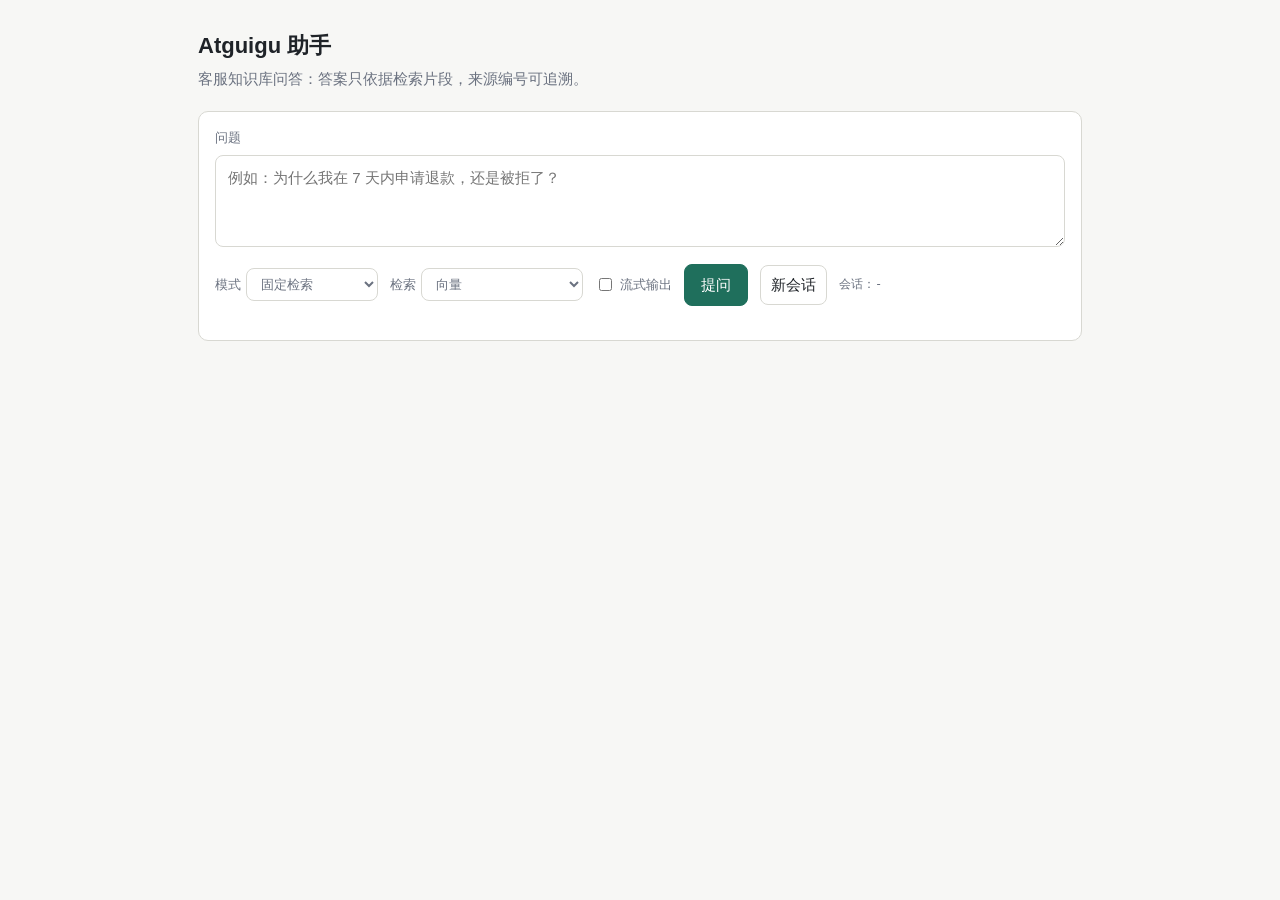
<file: assistant_agent_vibe/web/index.html>
<!doctype html>
<html lang="zh-CN">
<head>
  <meta charset="utf-8">
  <meta name="viewport" content="width=device-width, initial-scale=1">
  <title>Atguigu 助手</title>
  <style>
    :root {
      --bg: #f7f7f5;
      --panel: #ffffff;
      --ink: #1f2328;
      --muted: #6b7280;
      --line: #d8d8d2;
      --accent: #1f6f5c;
      --error: #b3261e;
    }
    * { box-sizing: border-box; }
    body {
      margin: 0;
      background: var(--bg);
      color: var(--ink);
      font: 15px/1.6 -apple-system, BlinkMacSystemFont, "Segoe UI", "Microsoft YaHei", sans-serif;
    }
    main { max-width: 920px; margin: 0 auto; padding: 28px 18px 60px; }
    h1 { font-size: 22px; margin: 0 0 4px; }
    .sub { color: var(--muted); margin: 0 0 20px; }
    .panel {
      background: var(--panel);
      border: 1px solid var(--line);
      border-radius: 10px;
      padding: 16px;
      margin-bottom: 14px;
    }
    label { font-size: 13px; color: var(--muted); display: block; margin-bottom: 6px; }
    textarea {
      width: 100%;
      min-height: 92px;
      resize: vertical;
      border: 1px solid var(--line);
      border-radius: 8px;
      padding: 10px 12px;
      font: inherit;
      color: inherit;
      background: #fff;
    }
    .row { display: flex; gap: 12px; align-items: center; flex-wrap: wrap; margin-top: 10px; }
    .row label { margin: 0; display: flex; gap: 5px; align-items: center; }
    select, button {
      font: inherit;
      border: 1px solid var(--line);
      border-radius: 8px;
      padding: 7px 10px;
      background: #fff;
      color: inherit;
    }
    button.primary {
      background: var(--accent);
      border-color: var(--accent);
      color: #fff;
      cursor: pointer;
      padding: 8px 16px;
    }
    button.primary:disabled { opacity: .55; cursor: default; }
    button.ghost { cursor: pointer; background: transparent; }
    .answer { white-space: pre-wrap; }
    .sources { margin-top: 10px; display: grid; gap: 8px; }
    .source {
      border: 1px solid var(--line);
      border-radius: 8px;
      padding: 10px 12px;
      background: #fcfcfa;
    }
    .source .meta { color: var(--muted); font-size: 12px; margin-bottom: 4px; }
    .source .text { white-space: pre-wrap; font-size: 13px; }
    .error { color: var(--error); white-space: pre-wrap; }
    .status { color: var(--muted); font-size: 12px; min-height: 18px; }
    .hidden { display: none; }
    .session { color: var(--muted); font-size: 12px; }
  </style>
</head>
<body>
<main>
  <h1>Atguigu 助手</h1>
  <p class="sub">客服知识库问答：答案只依据检索片段，来源编号可追溯。</p>

  <section class="panel">
    <label for="question">问题</label>
    <textarea id="question" placeholder="例如：为什么我在 7 天内申请退款，还是被拒了？"></textarea>
    <div class="row">
      <label>模式
        <select id="mode">
          <option value="fixed">固定检索</option>
          <option value="tool">Agent 自主检索</option>
        </select>
      </label>
      <label>检索
        <select id="strategy">
          <option value="vector">向量</option>
          <option value="hybrid">混合（BM25+向量）</option>
        </select>
      </label>
      <label><input id="stream" type="checkbox"> 流式输出</label>
      <button id="ask" class="primary">提问</button>
      <button id="reset" class="ghost" type="button">新会话</button>
      <span class="session">会话：<code id="session">-</code></span>
    </div>
    <div id="status" class="status" aria-live="polite"></div>
  </section>

  <section id="error-box" class="panel error hidden" role="alert"></section>

  <section id="answer-box" class="panel hidden">
    <label>回答</label>
    <div id="answer" class="answer"></div>
  </section>

  <section id="sources-box" class="panel hidden">
    <label>本次依据</label>
    <div id="sources" class="sources"></div>
  </section>
</main>

<script>
(() => {
  const $ = (id) => document.getElementById(id);
  const state = { sessionId: null, busy: false };

  function setStatus(text) { $("status").textContent = text || ""; }
  function showError(text) {
    const box = $("error-box");
    box.textContent = text;
    box.classList.toggle("hidden", !text);
  }
  function setSession(id) {
    state.sessionId = id;
    $("session").textContent = id || "-";
  }
  function resetOutput() {
    $("answer-box").classList.add("hidden");
    $("sources-box").classList.add("hidden");
    $("answer").textContent = "";
    $("sources").replaceChildren();
    showError("");
  }
  function payload() {
    const question = $("question").value.trim();
    if (!question) throw new Error("请输入问题");
    return {
      question,
      session_id: state.sessionId || undefined,
      mode: $("mode").value,
      strategy: $("strategy").value,
      k: 5,
    };
  }
  function renderSources(sources) {
    const root = $("sources");
    root.replaceChildren();
    if (!sources || !sources.length) {
      const empty = document.createElement("div");
      empty.className = "source";
      empty.textContent = "本次未使用知识片段。";
      root.appendChild(empty);
    } else {
      for (const item of sources) {
        const card = document.createElement("article");
        card.className = "source";
        const meta = document.createElement("div");
        meta.className = "meta";
        const place = [item.chapter, item.section, item.location].filter(Boolean).join(" / ");
        meta.textContent = `[片段 ${item.citation}] ${item.source || ""}${place ? "；" + place : ""}`;
        const text = document.createElement("div");
        text.className = "text";
        text.textContent = item.text || "";
        card.append(meta, text);
        root.appendChild(card);
      }
    }
    $("sources-box").classList.toggle("hidden", false);
  }
  function renderDone(data) {
    $("answer").textContent = data.answer || "";
    $("answer-box").classList.remove("hidden");
    renderSources(data.sources || []);
    if (data.session_id) setSession(data.session_id);
    const calls = data.tool_calls ? `；工具调用 ${data.tool_calls} 次` : "";
    setStatus(`完成；模型调用 ${data.model_calls ?? 0} 次${calls}`);
    if (data.invalid_citations && data.invalid_citations.length) {
      showError(`回答引用了不存在的片段编号：${data.invalid_citations.join(", ")}，请人工核对。`);
    }
  }

  async function askOnce() {
    const body = payload();
    resetOutput();
    setStatus("检索并生成中…");
    const response = await fetch("/ask", {
      method: "POST",
      headers: { "Content-Type": "application/json" },
      body: JSON.stringify(body),
    });
    const data = await response.json().catch(() => ({}));
    if (!response.ok) throw new Error(data.detail || `请求失败：HTTP ${response.status}`);
    renderDone(data);
  }

  function parseSSEBlock(block) {
    let name = "message";
    const dataLines = [];
    for (const line of block.split("\n")) {
      if (line.startsWith("event:")) name = line.slice(6).trim();
      else if (line.startsWith("data:")) dataLines.push(line.slice(5).trimStart());
    }
    if (!dataLines.length) return null;
    return { name, data: JSON.parse(dataLines.join("\n")) };
  }

  async function askStream() {
    const body = payload();
    resetOutput();
    setStatus("流式生成中…");
    const response = await fetch("/ask/stream", {
      method: "POST",
      headers: { "Content-Type": "application/json" },
      body: JSON.stringify(body),
    });
    if (!response.ok || !response.body) {
      const data = await response.json().catch(() => ({}));
      throw new Error(data.detail || `请求失败：HTTP ${response.status}`);
    }
    $("answer-box").classList.remove("hidden");
    const reader = response.body.getReader();
    const decoder = new TextDecoder();
    let buffer = "";
    while (true) {
      const { value, done } = await reader.read();
      if (done) break;
      buffer += decoder.decode(value, { stream: true });
      let cut;
      while ((cut = buffer.indexOf("\n\n")) >= 0) {
        const block = buffer.slice(0, cut);
        buffer = buffer.slice(cut + 2);
        const event = parseSSEBlock(block);
        if (!event) continue;
        if (event.name === "start") {
          if (event.data.resolved_query) setStatus(`检索问题：${event.data.resolved_query}`);
        } else if (event.name === "delta") {
          $("answer").textContent += event.data.text || "";
        } else if (event.name === "sources") {
          renderSources(event.data.sources || []);
        } else if (event.name === "done") {
          renderDone(event.data);
        } else if (event.name === "error") {
          showError(event.data.message || "流式回答失败");
          setStatus("失败");
        }
      }
    }
  }

  async function run() {
    if (state.busy) return;
    state.busy = true;
    $("ask").disabled = true;
    try {
      if ($("stream").checked) await askStream();
      else await askOnce();
    } catch (error) {
      showError(error.message || String(error));
      setStatus("失败");
    } finally {
      state.busy = false;
      $("ask").disabled = false;
    }
  }

  $("ask").addEventListener("click", run);
  $("reset").addEventListener("click", () => {
    setSession(null);
    resetOutput();
    setStatus("");
  });
  $("question").addEventListener("keydown", (event) => {
    if ((event.ctrlKey || event.metaKey) && event.key === "Enter") run();
  });
})();
</script>
</body>
</html>
</file>
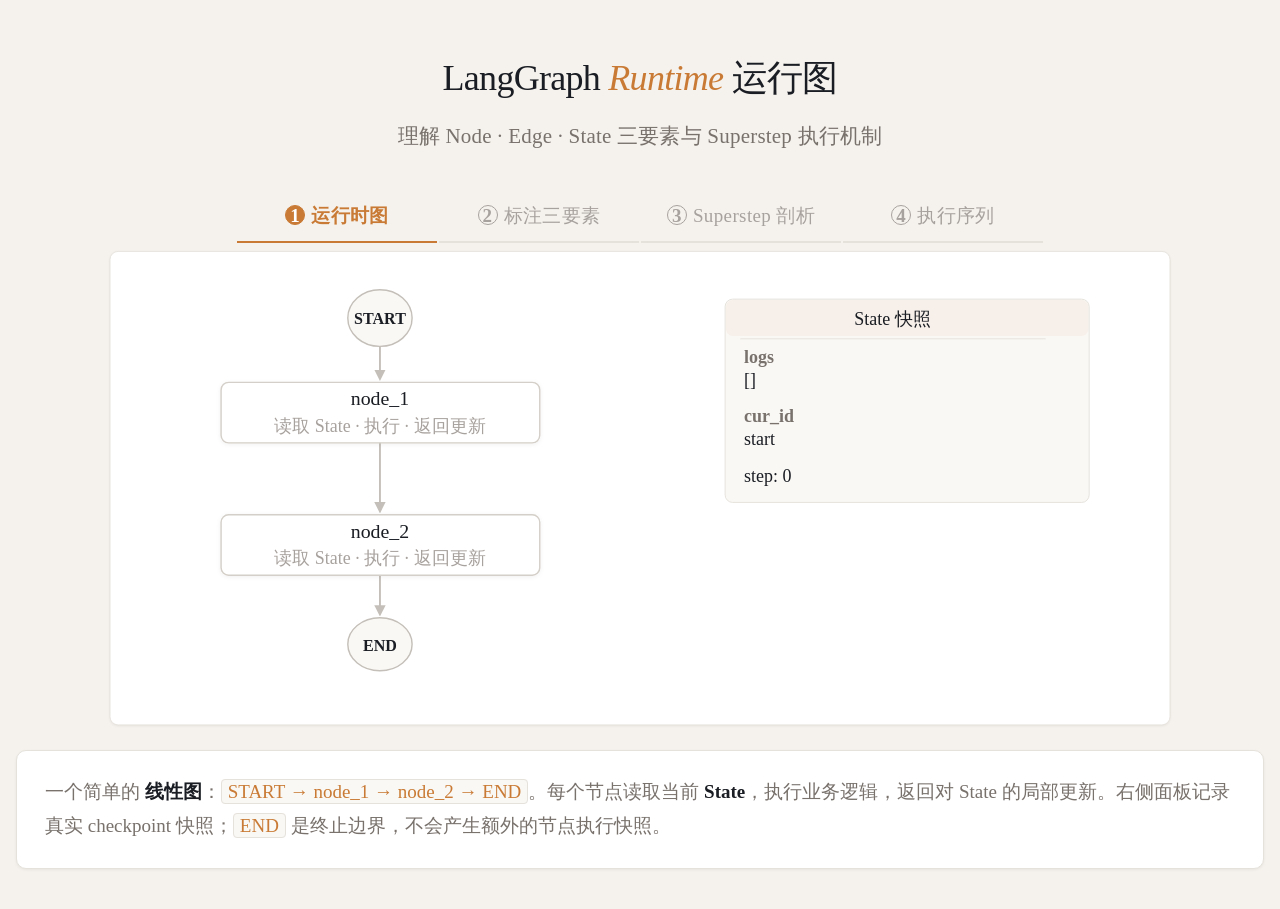
<file: langgraph/课件/langgraph-runtime-viz/index.html>
<!DOCTYPE html>
<html lang="zh-CN">
<head>
<meta charset="UTF-8">
<meta name="viewport" content="width=device-width, initial-scale=1.0">
<title>LangGraph Runtime 运行图</title>
<link rel="preconnect" href="https://fonts.googleapis.com">
<link href="https://fonts.googleapis.com/css2?family=DM+Serif+Display:ital@0;1&family=IBM+Plex+Sans:wght@400;500;600;700&family=IBM+Plex+Mono:wght@400;500;600&display=swap" rel="stylesheet">
<style>
:root {
  /*
    颜色变量与页面组件对应关系：
    - --bg：页面背景，以及第 ③ / ④ 页右侧栏背景。
    - --surface / --surface-strong：图结构画布、卡片、按钮、标注浮层。
    - --card：内部信息面板、State 子项、START / END 基础填充。
    - --text / --text-secondary / --text-muted / --text-inverse：标题、正文、说明文字、弱化文字、深色按钮文字。
    - --accent 系列：激活标签、当前路由边、当前处理节点、按钮、Checkpoint 悬停聚焦。
    - --green 系列：已完成节点 / 边，以及图例中的“已执行完毕”状态。
    - --border / --border-strong：卡片边框、节点边框、分割线。
    - --edge / --edge-dim：默认图边线与弱化图边线。
    - --node-*：节点状态背景色与节点内部说明文字。
    - --shadow-*：图结构卡片、标注浮层、悬停聚焦和发光效果。
  */
  --bg: #f5f2ed;
  --surface: #ffffff;
  --surface-strong: #ffffff;
  --card: #faf8f5;
  --text: #1a1d23;
  --text-secondary: #78716c;
  --text-muted: #a8a29e;
  --text-inverse: #ffffff;
  --accent: #c97b35;
  --accent-strong: #b86a2a;
  --accent-light: rgba(201,123,53,0.10);
  --accent-soft: rgba(201,123,53,0.06);
  --accent-hover: rgba(201,123,53,0.18);
  --accent-border-soft: rgba(201,123,53,0.15);
  --accent-glow: rgba(201,123,53,0.22);
  --accent-glow-strong: rgba(201,123,53,0.24);
  --accent-pulse: rgba(201,123,53,0.30);
  --accent-pulse-strong: rgba(201,123,53,0.50);
  --blue: #3b82f6;
  --blue-light: rgba(59,130,246,0.08);
  --green: #5a8a5a;
  --green-light: rgba(90,138,90,0.10);
  --green-soft: #f1f8f1;
  --green-glow: rgba(90,138,90,0.18);
  --border: #e5e2dc;
  --border-strong: #d4cfc8;
  --edge: #c4bfb8;
  --edge-dim: #e0dcd6;
  --node-active-bg: #fff8ef;
  --node-running-bg: #fff3df;
  --node-subtext: #a8a29e;
  --shadow-color-soft: rgba(0,0,0,0.06);
  --shadow-color-md: rgba(0,0,0,0.10);
  --shadow-sm: 0 1px 3px rgba(0,0,0,0.06);
  --shadow-md: 0 4px 12px rgba(0,0,0,0.06), 0 1px 3px rgba(0,0,0,0.04);
  --shadow-lg: 0 12px 40px rgba(0,0,0,0.08);

  /*
    字体变量与页面组件对应关系：
    - --font-cn：中文界面文案、标注文字、State 面板标题、节点内部中文说明。
    - --font-latin：英文标签和数字优先使用，例如 START、END、node_1、node_2、页面标题、卡片标题。
    - --font-mixed：中英数字混排文本，例如按钮、标签页、Checkpoint 元数据、State 值。
    中文优先使用 NSimSun / 新宋体；英文和数字优先使用 Times New Roman。
  */
  --font-cn: "NSimSun", "新宋体", "SimSun", "宋体", "Songti SC", serif;
  --font-latin: "Times New Roman", "Times", "Georgia", serif;
  --font-mixed: "Times New Roman", "Times", "NSimSun", "新宋体", "SimSun", serif;

  /*
    字号变量与页面组件对应关系：
    - --fs-xxs / --fs-xs / --fs-2xs：第 ④ 页右侧栏中紧凑的 Checkpoint 字段。
    - --fs-sm：步骤编号、Checkpoint 标签、小屏响应式标签。
    - --fs-node-note：node_1 / node_2 内部的说明文字。
    - --fs-ui：标签页、按钮、Checkpoint 副标题、紧凑面板文字。
    - --fs-base / --fs-body：说明卡片、标注浮层、阶段说明、页面默认正文。
    - --fs-md：节点标签、标注标题、页头说明文字。
    - --fs-node-special：START / END 标签。
    - --fs-state-title / --fs-card-title：State 面板标题和 Checkpoint 卡片标题。
    - --fs-title-mobile / --fs-title：移动端和桌面端页面主标题。
  */
  --fs-xxs: 10px;
  --fs-xs: 13px;
  --fs-2xs: 13px;
  --fs-sm: 19px;
  --fs-node-note: 19px;
  --fs-ui: 19px;
  --fs-base: 19px;
  --fs-body: 15px;
  --fs-md: 21px;
  --fs-node-special: 17px;
  /* START END */
  --fs-state-title: 19px;
  --fs-card-title: 20px;
  --fs-title-mobile: 26px;
  --fs-title: 36px;

  /* Shape and motion tokens shared by all controls and graph states. */
  --radius: 10px;
  --transition: 0.35s cubic-bezier(0.4, 0, 0.2, 1);
}

* { margin:0; padding:0; box-sizing:border-box; }

body {
  background: var(--bg);
  color: var(--text);
  font-family: var(--font-mixed);
  font-size: var(--fs-body);
  line-height: 1.7;
  -webkit-font-smoothing: antialiased;
  min-height: 100vh;
  display: flex;
  flex-direction: column;
  align-items: center;
}

/* ===== Header ===== */
.page-header {
  width: 100%;
  max-width: 1280px;
  padding: 48px 24px 12px;
  text-align: center;
}
.page-header h1 {
  font-family: var(--font-latin);
  font-size: var(--fs-title);
  font-weight: 400;
  letter-spacing: -0.02em;
  color: var(--text);
}
.page-header h1 em { font-style: italic; color: var(--accent); }
.page-header p {
  font-size: var(--fs-md);
  color: var(--text-secondary);
  margin-top: 10px;
  letter-spacing: 0.01em;
}

/* ===== Stepper ===== */
.stepper {
  display: flex;
  gap: 2px;
  width: 100%;
  max-width: 1280px;
  padding: 24px 24px 8px;
  justify-content: center;
}
.stepper .step {
  flex: 1;
  max-width: 200px;
  padding: 12px 16px;
  border: none;
  border-bottom: 2px solid var(--border);
  background: transparent;
  color: var(--text-muted);
  font-family: var(--font-mixed);
  font-size: var(--fs-ui);
  font-weight: 500;
  cursor: pointer;
  transition: all var(--transition);
  letter-spacing: 0.02em;
  position: relative;
}
.stepper .step:hover { color: var(--text-secondary); border-color: var(--border-strong); }
.stepper .step.active {
  color: var(--accent);
  border-color: var(--accent);
  font-weight: 600;
}
.stepper .step .num {
  display: inline-block;
  width: 20px;
  height: 20px;
  line-height: 20px;
  text-align: center;
  border-radius: 50%;
  font-size: var(--fs-sm);
  font-weight: 600;
  margin-right: 6px;
  border: 1.5px solid currentColor;
  transition: all var(--transition);
}
.stepper .step.active .num { background: var(--accent); color: var(--text-inverse); border-color: var(--accent); }

/* ===== Main ===== */
main { width: 100%; max-width: 1360px; padding: 0 16px 40px; }
main.timeline-mode {
  display: block;
  width: 100%;
  max-width: none;
  padding: 0 424px 40px 8px;
}
main.timeline-mode .graph-area {
  width: 100%;
}
main.timeline-mode #panel-4 {
  display: block;
  position: fixed;
  top: 0;
  right: 0;
  z-index: 20;
  width: 410px;
  height: 100vh;
  padding: 8px 10px 10px 8px;
  overflow: visible;
  background: var(--bg);
  border-left: 1px solid var(--border);
  transition: width 0.22s ease, padding-left 0.22s ease;
}
main.timeline-mode #panel-4 .section-card {
  margin-top: 0;
  padding: 12px;
  max-height: calc(100vh - 18px);
  overflow: visible;
}
main.timeline-mode #panel-4 .section-card > p {
  margin-bottom: 10px !important;
  font-size: var(--fs-ui);
  line-height: 1.55;
}
main.superstep-mode {
  display: grid;
  grid-template-columns: minmax(0, 1360px) 420px;
  gap: 0;
  align-items: start;
  max-width: 1780px;
  padding: 0 16px 40px;
}
main.superstep-mode .graph-area {
  grid-column: 1;
  grid-row: 1;
}
main.superstep-mode #panel-3 {
  grid-column: 2;
  grid-row: 1;
  display: block;
}
main.superstep-mode #panel-3 .section-card {
  margin-top: 0;
  padding: 14px;
}
main.superstep-mode #panel-3 .stage-bar {
  flex-direction: column;
  align-items: stretch;
  gap: 8px;
  margin-bottom: 12px;
}
main.superstep-mode #panel-3 .stage-bar .connector {
  display: none;
}
main.superstep-mode #panel-3 .stage-bar .dot {
  justify-content: flex-start;
  border-radius: 8px;
}
main.superstep-mode #panel-3 .stage-desc {
  min-height: 0;
  padding: 14px;
  font-size: var(--fs-ui);
  line-height: 1.65;
}
main.superstep-mode #panel-3 .stage-legend {
  flex-direction: column;
  align-items: flex-start;
  gap: 8px;
  margin: 12px 0 0;
}
main.superstep-mode #panel-3 .sec3-ctrl {
  flex-wrap: wrap;
  justify-content: stretch;
  margin-top: 14px;
}
main.superstep-mode #panel-3 .sec3-ctrl button {
  flex: 1 1 100px;
  padding: 9px 10px;
}

/* ===== Graph Area ===== */
.graph-area {
  background: var(--surface);
  border: 1px solid var(--border);
  border-radius: var(--radius);
  box-shadow: var(--shadow-sm);
  overflow: hidden;
  transform: scale(0.85);
  transform-origin: top center;
  margin-bottom: -75px;
}
.graph-area svg { display: block; width: 100%; height: auto; }

/* ===== Section Panel ===== */
.section-panel { display: none; }
.section-panel.active { display: block; }

.section-card {
  margin-top: 16px;
  padding: 24px 28px;
  background: var(--surface);
  border: 1px solid var(--border);
  border-radius: var(--radius);
  box-shadow: var(--shadow-sm);
  font-size: var(--fs-base);
  line-height: 1.8;
  color: var(--text-secondary);
  animation: fadeUp 0.4s ease;
}
.section-card strong { color: var(--text); font-weight: 600; }
.section-card code {
  font-family: var(--font-mixed);
  font-size: var(--fs-ui);
  background: var(--card);
  padding: 1px 6px;
  border-radius: 4px;
  border: 1px solid var(--border);
  color: var(--accent);
}

/* ===== SVG Styles ===== */
.edge-line {
  fill: none;
  stroke: var(--edge);
  stroke-width: 2;
  stroke-linecap: round;
  transition: all var(--transition);
}
.edge-line.active {
  stroke: var(--accent);
  stroke-width: 3.5;
}
.edge-line.flowing {
  stroke-dasharray: 8 5;
  animation: dashFlow 0.9s linear infinite;
}
.edge-line.dimmed { stroke: var(--edge-dim); stroke-width: 1.6; }
.edge-line.done { stroke: var(--green); stroke-width: 3; }

.node-group { transition: opacity var(--transition); }
.node-group.dimmed { opacity: 0.18; }

.node-bg {
  fill: var(--surface);
  stroke: var(--border-strong);
  stroke-width: 1.5;
  transition: all var(--transition);
}
.node-bg.special {
  fill: var(--card);
  stroke: var(--edge);
  stroke-width: 1.5;
}
.node-label {
  fill: var(--text);
  font-family: var(--font-latin);
  font-size: var(--fs-md);
  font-weight: 500;
  text-anchor: middle;
  dominant-baseline: central;
  pointer-events: none;
}
.node-label.special { font-family: var(--font-latin); font-size: var(--fs-node-special); font-weight: 600; }

/* Node state classes */
.node-group.routing .node-bg {
  fill: var(--node-active-bg);
  stroke: var(--accent);
  stroke-width: 3.5;
  filter: drop-shadow(0 0 12px var(--accent-glow));
}
.node-group.running .node-bg {
  fill: var(--node-running-bg);
  stroke: var(--accent);
  stroke-width: 4;
  animation: pulseGlow 1s ease-in-out infinite;
}
.node-group.done .node-bg {
  fill: var(--green-soft);
  stroke: var(--green);
  stroke-width: 3.5;
  filter: drop-shadow(0 0 10px var(--green-glow));
}
.node-group.done .node-label { color: var(--green); fill: var(--green); }
.node-group.routing .node-label,
.node-group.running .node-label,
.node-group.done .node-label,
.node-group.routing .node-note,
.node-group.running .node-note,
.node-group.done .node-note {
  font-weight: 700;
}

/* ===== State Panel ===== */
.state-panel-bg { fill: var(--card); stroke: var(--border); stroke-width: 1; rx: 8; }
.state-panel-title { fill: var(--text); font-family: var(--font-cn); font-size: var(--fs-state-title); }
.state-field-label { fill: var(--text-secondary); font-size: var(--fs-base); font-weight: 600; font-family: var(--font-latin); }
.state-value {
  fill: var(--text);
  font-family: var(--font-mixed);
  font-size: var(--fs-base);
  font-weight: 500;
}
.state-value.long {
  font-size: var(--fs-node-note);
}
.state-flash .state-panel-bg {
  animation: panelGlow 0.7s ease;
}
.state-commit .state-panel-bg {
  fill: var(--node-running-bg);
  stroke: var(--accent);
  stroke-width: 3;
  filter: drop-shadow(0 0 14px var(--accent-glow-strong));
}
.state-commit .state-panel-title { fill: var(--accent); }

/* ===== Callout Annotations ===== */
.callout { opacity: 0; transition: opacity 0.6s ease, transform 0.6s ease; transform: translateY(8px); }
.callout.show { opacity: 1; transform: translateY(0); }
.callout-bg { fill: var(--surface); stroke: var(--border); stroke-width: 1; rx: 6; filter: drop-shadow(0 2px 8px var(--shadow-color-soft)); }
.callout-title { fill: var(--accent); font-family: var(--font-cn); font-size: var(--fs-md); font-weight: 600; }
.callout-desc { fill: var(--text-secondary); font-size: var(--fs-base); font-family: var(--font-cn); }
.callout-line { stroke: var(--text-secondary); stroke-width: 2; fill: none; stroke-dasharray: 6 5;}

/* ===== Stage Progress ===== */
.stage-bar {
  display: flex;
  align-items: center;
  justify-content: center;
  gap: 6px;
  margin: 0 0 16px;
}
.stage-bar .dot {
  display: flex;
  align-items: center;
  gap: 8px;
  padding: 8px 20px;
  border-radius: 24px;
  font-size: var(--fs-base);
  font-weight: 500;
  color: var(--text-muted);
  border: 1.5px solid var(--border);
  transition: all var(--transition);
  cursor: pointer;
  user-select: none;
}
.stage-bar .dot.active {
  color: var(--accent);
  border-color: var(--accent);
  background: var(--accent-light);
}
.stage-bar .dot.done {
  color: var(--green);
  border-color: var(--green);
  background: var(--green-light);
}
.stage-bar .connector {
  width: 20px;
  height: 1.5px;
  background: var(--border);
}
.stage-desc {
  padding: 20px 24px;
  background: var(--card);
  border: 1px solid var(--border);
  border-radius: var(--radius);
  font-size: var(--fs-base);
  line-height: 1.8;
  color: var(--text-secondary);
  min-height: 80px;
}
.stage-desc strong { color: var(--text); }
.stage-legend {
  display: flex;
  justify-content: center;
  gap: 18px;
  margin: 14px 0 4px;
  color: var(--text-secondary);
  font-size: var(--fs-ui);
  font-weight: 500;
}
.legend-item {
  display: inline-flex;
  align-items: center;
  gap: 7px;
}
.legend-swatch {
  width: 13px;
  height: 13px;
  border-radius: 50%;
  border: 2px solid currentColor;
  background: var(--surface);
}
.legend-swatch.done { color: var(--green); background: var(--green-soft); }
.legend-swatch.active { color: var(--accent); background: var(--node-running-bg); }
.sec3-ctrl {
  display: flex;
  gap: 10px;
  justify-content: center;
  margin-top: 14px;
}
.sec3-ctrl button {
  padding: 10px 24px;
  border-radius: 6px;
  border: 1px solid var(--border);
  background: var(--surface);
  color: var(--text);
  font-family: var(--font-mixed);
  font-size: var(--fs-ui);
  font-weight: 500;
  cursor: pointer;
  transition: all var(--transition);
}
.sec3-ctrl button:hover { border-color: var(--accent); color: var(--accent); }
.sec3-ctrl button.primary {
  background: var(--accent);
  border-color: var(--accent);
  color: var(--text-inverse);
}
.sec3-ctrl button.primary:hover { background: var(--accent-strong); }

/* ===== Timeline ===== */
.timeline-wrap { margin-top: 16px; }
.timeline-track {
  display: flex;
  gap: 16px;
  overflow-x: auto;
  padding: 6px 4px 12px;
  scroll-behavior: smooth;
  scroll-snap-type: x mandatory;
}
.timeline-track::-webkit-scrollbar { height: 5px; }
.timeline-track::-webkit-scrollbar-track { background: var(--card); border-radius: 3px; }
.timeline-track::-webkit-scrollbar-thumb { background: var(--border-strong); border-radius: 3px; }

.ss-card {
  flex: 0 0 320px;
  scroll-snap-align: start;
  padding: 24px;
  background: var(--surface);
  border: 1.5px solid var(--border);
  border-radius: var(--radius);
  cursor: pointer;
  transition: all var(--transition);
}
.ss-card:hover { border-color: var(--border-strong); }
.ss-card.active {
  border-color: var(--accent);
  box-shadow: 0 0 0 3px var(--accent-light);
}
.ss-card h3 {
  font-family: var(--font-latin);
  font-size: var(--fs-card-title);
  font-weight: 400;
  color: var(--text);
  margin-bottom: 4px;
}
.ss-card .ss-sub {
  font-size: var(--fs-ui);
  color: var(--text-muted);
  font-family: var(--font-mixed);
  margin-bottom: 10px;
}
.ss-card .ss-desc {
  font-size: var(--fs-ui);
  color: var(--text-secondary);
  line-height: 1.6;
  margin-bottom: 14px;
}
.ss-card .ss-tags {
  display: flex;
  flex-wrap: wrap;
  gap: 5px;
  margin-bottom: 14px;
}
.ss-card .ss-tag {
  padding: 3px 10px;
  border-radius: 4px;
  font-size: var(--fs-sm);
  font-family: var(--font-mixed);
  font-weight: 500;
  background: var(--accent-light);
  color: var(--accent);
  border: 1px solid var(--accent-border-soft);
}
.ss-card .ss-state-box {
  display: grid;
  grid-template-columns: 1fr 1fr;
  gap: 8px;
  font-size: var(--fs-sm);
}
.ss-card .ss-state-item {
  padding: 10px;
  background: var(--card);
  border-radius: 5px;
  border: 1px solid var(--border);
}
.ss-card .ss-state-item .lbl { color: var(--text-secondary); font-size: var(--fs-2xs); font-weight: 600; margin-bottom: 4px; text-transform: uppercase; letter-spacing: 0.04em; }
.ss-card .ss-state-item .val { color: var(--text); font-family: var(--font-mixed); font-size: var(--fs-2xs); word-break: break-all; }

.timeline-nav {
  display: flex;
  gap: 10px;
  justify-content: center;
  align-items: center;
  margin-top: 12px;
}
.timeline-nav button {
  padding: 9px 22px;
  border: 1px solid var(--border);
  border-radius: 6px;
  background: var(--surface);
  color: var(--text);
  font-family: var(--font-mixed);
  font-size: var(--fs-ui);
  font-weight: 500;
  cursor: pointer;
  transition: all var(--transition);
}
.timeline-nav button:hover { border-color: var(--accent); color: var(--accent); }
.timeline-nav .counter {
  color: var(--text-muted);
  font-size: var(--fs-base);
  font-family: var(--font-mixed);
  font-weight: 500;
  min-width: 50px;
  text-align: center;
}

main.timeline-mode #panel-4 .timeline-wrap {
  margin-top: 0;
  max-height: calc(100vh - 104px);
  overflow-y: auto;
  overflow-x: visible;
  padding-right: 7px;
}
main.timeline-mode #panel-4 .timeline-track {
  display: flex;
  flex-direction: column;
  gap: 10px;
  overflow: visible;
  padding: 4px 0;
  scroll-snap-type: none;
}
main.timeline-mode #panel-4 .ss-card {
  position: relative;
  flex: none;
  width: 100%;
  padding: 12px;
  scroll-snap-align: none;
  transform-origin: top right;
  transition: transform 0.22s ease, opacity 0.22s ease, border-color 0.22s ease, box-shadow 0.22s ease;
}
main.timeline-mode #panel-4 .timeline-track:hover .ss-card {
  opacity: 0.62;
}
main.timeline-mode #panel-4 .timeline-track:hover .ss-card:hover {
  opacity: 1;
  z-index: 50;
  border-color: var(--accent);
  box-shadow: 0 8px 26px var(--shadow-color-md), 0 0 0 3px var(--accent-light);
}
.hover-preview {
  position: fixed;
  z-index: 200;
  pointer-events: none;
  width: 100%;
  padding: 12px;
  max-height: calc((100vh - 24px) / 1.3);
  overflow-y: auto;
  transform: scale(1.3);
  transform-origin: top right;
  border-color: var(--accent) !important;
  box-shadow: 0 12px 34px var(--shadow-color-md), 0 0 0 3px var(--accent-light) !important;
}
.hover-preview .ss-card-inner {
  display: grid;
  grid-template-columns: 1fr;
  gap: 8px;
}
.hover-preview h3 {
  font-size: var(--fs-md);
  margin-bottom: 2px;
}
.hover-preview .ss-sub {
  font-size: var(--fs-sm);
  margin-bottom: 6px;
}
.hover-preview .ss-desc {
  font-size: var(--fs-sm);
  line-height: 1.4;
  margin-bottom: 6px;
}
.hover-preview .ss-tags {
  gap: 4px;
  margin-bottom: 0;
}
.hover-preview .ss-tag {
  padding: 2px 7px;
  font-size: var(--fs-2xs);
}
.hover-preview .ss-state-box {
  grid-template-columns: repeat(4, minmax(0, 1fr));
  gap: 4px;
}
.hover-preview .ss-state-item {
  min-width: 0;
  padding: 5px;
}
.hover-preview .ss-state-item .lbl {
  font-size: var(--fs-xxs);
  margin-bottom: 2px;
  white-space: nowrap;
}
.hover-preview .ss-state-item .lbl-tight {
  line-height: 0.85;
  white-space: normal;
}
.hover-preview .ss-state-item .val {
  font-size: var(--fs-xxs);
  line-height: 1.25;
  word-break: break-all;
}
main.timeline-mode #panel-4 .ss-card-inner {
  display: grid;
  grid-template-columns: 1fr;
  gap: 8px;
}
main.timeline-mode #panel-4 .ss-card h3 {
  font-size: var(--fs-md);
  margin-bottom: 2px;
}
main.timeline-mode #panel-4 .ss-card .ss-sub {
  font-size: var(--fs-sm);
  margin-bottom: 6px;
}
main.timeline-mode #panel-4 .ss-card .ss-desc {
  font-size: var(--fs-sm);
  line-height: 1.4;
  margin-bottom: 6px;
}
main.timeline-mode #panel-4 .ss-card .ss-tags {
  gap: 4px;
  margin-bottom: 0;
}
main.timeline-mode #panel-4 .ss-card .ss-tag {
  padding: 2px 7px;
  font-size: var(--fs-2xs);
}
main.timeline-mode #panel-4 .ss-card .ss-state-box {
  grid-template-columns: repeat(4, minmax(0, 1fr));
  gap: 4px;
}
main.timeline-mode #panel-4 .ss-card .ss-state-item {
  min-width: 0;
  padding: 5px;
}
main.timeline-mode #panel-4 .ss-card .ss-state-item .lbl {
  font-size: var(--fs-xxs);
  margin-bottom: 2px;
  white-space: nowrap;
}
main.timeline-mode #panel-4 .ss-card .ss-state-item .lbl-tight {
  line-height: 0.85;
  white-space: normal;
}
main.timeline-mode #panel-4 .ss-card .ss-state-item .val {
  font-size: var(--fs-xxs);
  line-height: 1.25;
  word-break: break-all;
}
main.timeline-mode #panel-4 .timeline-nav {
  margin-top: 10px;
}
main.timeline-mode #panel-4 .timeline-nav button {
  padding: 7px 12px;
}

@media (max-width: 980px) {
  main.timeline-mode,
  main.superstep-mode {
    display: block;
    max-width: 1360px;
    padding: 0 16px 40px;
  }
  main.superstep-mode #panel-3 {
    display: block;
  }
  main.superstep-mode #panel-3 .section-card {
    margin-top: 16px;
  }
  main.timeline-mode #panel-4 {
    position: static;
    width: auto;
    height: auto;
    padding: 0;
    overflow: visible;
    background: transparent;
    border-left: none;
  }
  main.timeline-mode #panel-4 .section-card {
    margin-top: 16px;
  }
  main.timeline-mode #panel-4 .timeline-track {
    overflow-x: auto;
  }
}

/* ===== Animation Keyframes ===== */
@keyframes fadeUp {
  from { opacity: 0; transform: translateY(8px); }
  to { opacity: 1; transform: translateY(0); }
}
@keyframes dashFlow {
  to { stroke-dashoffset: -26; }
}
@keyframes pulseGlow {
  0%, 100% { filter: drop-shadow(0 0 3px var(--accent-pulse)); }
  50% { filter: drop-shadow(0 0 10px var(--accent-pulse-strong)); }
}
@keyframes panelGlow {
  0% { stroke: var(--border); }
  40% { stroke: var(--accent); }
  100% { stroke: var(--border); }
}

/* ===== Utility ===== */
.ctrl-btn {
  padding: 10px 28px;
  border-radius: 6px;
  border: 1px solid var(--border);
  background: var(--surface);
  color: var(--text);
  font-family: var(--font-mixed);
  font-size: var(--fs-base);
  font-weight: 500;
  cursor: pointer;
  transition: all var(--transition);
}
.ctrl-btn:hover { border-color: var(--accent); color: var(--accent); }
.inline-action-row {
  display: flex;
  align-items: center;
  justify-content: space-between;
  gap: 16px;
}
.inline-action-row p {
  margin: 0;
}
@media (max-width: 720px) {
  .inline-action-row {
    align-items: flex-start;
    flex-direction: column;
  }
}

/* ===== Responsive ===== */
@media (max-width: 640px) {
  .page-header { padding: 32px 16px 8px; }
  .page-header h1 { font-size: var(--fs-title-mobile); }
  .stepper .step { font-size: var(--fs-sm); padding: 10px 8px; }
  .stepper .step .num { width: 18px; height: 18px; line-height: 18px; font-size: var(--fs-2xs); margin-right: 4px; }
  .ss-card { flex: 0 0 270px; }
  .stage-bar .dot { font-size: var(--fs-node-note); padding: 6px 12px; }
  .section-card { padding: 16px 18px; }
}
</style>
</head>
<body>

<!-- ===== Header ===== -->
<div class="page-header">
  <h1>LangGraph <em>Runtime</em> 运行图</h1>
  <p>理解 Node · Edge · State 三要素与 Superstep 执行机制</p>
</div>

<!-- ===== Stepper ===== -->
<nav class="stepper">
  <button class="step active" data-sec="1"><span class="num">1</span>运行时图</button>
  <button class="step" data-sec="2"><span class="num">2</span>标注三要素</button>
  <button class="step" data-sec="3"><span class="num">3</span>Superstep 剖析</button>
  <button class="step" data-sec="4"><span class="num">4</span>执行序列</button>
</nav>

<!-- ===== Main ===== -->
<main>
  <div class="graph-area">
    <svg id="main-svg" viewBox="0 0 1120 500" xmlns="http://www.w3.org/2000/svg">
      <defs>
        <marker id="arrow" viewBox="0 0 10 10" refX="7" refY="5" markerWidth="6" markerHeight="6" orient="auto">
          <path d="M0,0 L10,5 L0,10 Z" fill="var(--edge)"/>
        </marker>
        <marker id="arrow-dim" viewBox="0 0 10 10" refX="7" refY="5" markerWidth="6" markerHeight="6" orient="auto">
          <path d="M0,0 L10,5 L0,10 Z" fill="var(--edge-dim)"/>
        </marker>
        <marker id="arrow-active" viewBox="0 0 10 10" refX="7" refY="5" markerWidth="6" markerHeight="6" orient="auto">
          <path d="M0,0 L10,5 L0,10 Z" fill="var(--accent)"/>
        </marker>
        <marker id="arrow-done" viewBox="0 0 10 10" refX="7" refY="5" markerWidth="6" markerHeight="6" orient="auto">
          <path d="M0,0 L10,5 L0,10 Z" fill="var(--green)"/>
        </marker>
        <filter id="glow-amber">
          <feGaussianBlur stdDeviation="3" result="b"/><feMerge><feMergeNode in="b"/><feMergeNode in="SourceGraphic"/></feMerge>
        </filter>
        <filter id="shadow">
          <feDropShadow dx="0" dy="1" stdDeviation="2" flood-color="var(--shadow-color-soft)"/>
        </filter>
      </defs>

      <!-- === Edges === -->
      <g id="edges-grp">
        <path class="edge-line" id="e-1" d="M 285,100 L 285,133" marker-end="url(#arrow)"/>
        <path class="edge-line" id="e-2" d="M 285,202 L 285,273" marker-end="url(#arrow)"/>
        <path class="edge-line" id="e-3" d="M 285,342 L 285,382" marker-end="url(#arrow)"/>
      </g>

      <!-- === Nodes === -->
      <g id="nodes-grp">
        <!-- START -->
        <g class="node-group" id="n-START">
          <ellipse class="node-bg special" cx="285" cy="70" rx="34" ry="30"/>
          <text class="node-label special" x="285" y="71">START</text>
        </g>
        <!-- node_1 -->
        <g class="node-group" id="n-node_1">
          <rect class="node-bg" x="117" y="138" width="337" height="64" rx="8" filter="url(#shadow)"/>
          <text class="node-label" x="285" y="155">node_1</text>
          <text class="node-note" x="285" y="190" text-anchor="middle" fill="var(--node-subtext)" font-family="NSimSun, 新宋体, SimSun, 宋体, serif" font-size="var(--fs-node-note)">读取 State · 执行 · 返回更新</text>
        </g>
        <!-- node_2 -->
        <g class="node-group" id="n-node_2">
          <rect class="node-bg" x="117" y="278" width="337" height="64" rx="8" filter="url(#shadow)"/>
          <text class="node-label" x="285" y="295">node_2</text>
          <text class="node-note" x="285" y="330" text-anchor="middle" fill="var(--node-subtext)" font-family="NSimSun, 新宋体, SimSun, 宋体, serif" font-size="var(--fs-node-note)">读取 State · 执行 · 返回更新</text>
        </g>
        <!-- END -->
        <g class="node-group" id="n-END">
          <ellipse class="node-bg special" cx="285" cy="415" rx="34" ry="28"/>
          <text class="node-label special" x="285" y="416">END</text>
        </g>
      </g>

      <!-- === State Panel === -->
      <g id="state-panel" transform="translate(650, 50)">
        <rect class="state-panel-bg" width="385" height="215" rx="8"/>
        <rect x="1" y="1" width="383" height="38" rx="7" fill="var(--accent-soft)"/>
        <text class="state-panel-title" x="177" y="27" text-anchor="middle">State 快照</text>
        <line x1="16" y1="42" x2="339" y2="42" stroke="var(--border)" stroke-width="1"/>
        <text class="state-field-label" x="20" y="68">logs</text>
        <text id="state-logs" class="state-value long" x="20" y="92">[]</text>
        <text class="state-field-label" x="20" y="130">cur_id</text>
        <text id="state-curid" class="state-value" x="20" y="154">"start"</text>
        <text id="state-step" class="state-value" x="20" y="193" fill="var(--text-muted)" font-size="13" font-weight="400">step: 0</text>
      </g>

      <!-- === Section 2 Annotations === -->
      <g id="sec2-grp" style="display:none">
        <!-- Node callout → points to node_1 left edge -->
        <g class="callout" id="c-node">
          <path class="callout-line" d="M 28,66 L 10,66 L 10,170 L 112,170" marker-end="url(#arrow-active)"/>
          <rect class="callout-bg" x="28" y="30" width="180" height="72"/>
          <text class="callout-title" x="42" y="56">Node 执行单元</text>
          <text class="callout-desc" x="42" y="84">返回局部更新</text>
        </g>
        <!-- Edge callout → points to edge e-2 (node1→node2) -->
        <g class="callout" id="c-edge">
          <path class="callout-line" d="M 462,395 L 462,240 L 293,240" marker-end="url(#arrow-active)"/>
          <rect class="callout-bg" x="362" y="395" width="200" height="58"/>
          <text class="callout-title" x="376" y="419">Edge 流转关系</text>
          <text class="callout-desc" x="376" y="441">定义节点间执行顺序</text>
        </g>
        <!-- State callout → points to state panel left edge -->
        <g class="callout" id="c-state">
          <path class="callout-line" d="M 828,375 L 828,270" marker-end="url(#arrow-active)"/>
          <rect class="callout-bg" x="684" y="375" width="288" height="72"/>
          <text class="callout-title" x="698" y="401">State 共享状态</text>
          <text class="callout-desc" x="698" y="429">节点间传递信息的核心载体</text>
        </g>
      </g>

      <!-- === Section 3 Overlay === -->
      <g id="sec3-grp" style="display:none">
        <!-- tokens will be added here -->
      </g>
    </svg>
  </div>

  <!-- ===== Section 1: Runtime Graph ===== -->
  <div class="section-panel active" id="panel-1">
    <div class="section-card">
      一个简单的 <strong>线性图</strong>：<code>START → node_1 → node_2 → END</code>。每个节点读取当前 <strong>State</strong>，执行业务逻辑，返回对 State 的局部更新。右侧面板记录真实 checkpoint 快照；<code>END</code> 是终止边界，不会产生额外的节点执行快照。
    </div>
  </div>

  <!-- ===== Section 2: Annotations ===== -->
  <div class="section-panel" id="panel-2">
    <div class="section-card">
      <div class="inline-action-row">
        <p><strong>运行时三要素</strong> —— 点击下方按钮，依次查看各要素在图中的位置与作用。</p>
        <button class="ctrl-btn" id="btn-anno">显示标注</button>
      </div>
    </div>
  </div>

  <!-- ===== Section 3: Superstep Deep Dive ===== -->
  <div class="section-panel" id="panel-3">
    <div class="section-card">
      <div class="stage-bar" id="stage-bar">
        <span class="dot active" data-s="0"><span>①</span> 路由</span>
        <span class="connector"></span>
        <span class="dot" data-s="1"><span>②</span> 执行</span>
        <span class="connector"></span>
        <span class="dot" data-s="2"><span>③</span> 提交</span>
      </div>
      <div class="stage-desc" id="stage-desc">
        <strong>① 路由阶段（Plan / Routing）</strong>：根据当前 State 和 Edge 逻辑，确定本轮应执行的节点。<br>
        node_1 执行完毕，出边指向 <strong>node_2</strong>，node_2 被选中为下一轮执行节点。
      </div>
      <div class="stage-legend" aria-label="图例">
        <span class="legend-item"><span class="legend-swatch done"></span>绿色：已执行完毕</span>
        <span class="legend-item"><span class="legend-swatch active"></span>黄色：正在处理</span>
      </div>
      <div class="sec3-ctrl">
        <button id="s3-prev">← 上一步</button>
        <button id="s3-auto" class="primary">▶ 自动播放</button>
        <button id="s3-next">下一步 →</button>
      </div>
    </div>
  </div>

  <!-- ===== Section 4: Timeline ===== -->
  <div class="section-panel" id="panel-4">
    <div class="section-card">
      <p style="margin-bottom:14px;"><strong>Checkpoint 快照序列</strong> —— 按历史记录还原 <code>metadata.step</code>、<code>next</code> 与 State。节点执行结果会出现在对应快照的 <code>tasks.result</code> 中。</p>
      <div class="timeline-wrap">
        <div class="timeline-track" id="tl-track"></div>
        <div class="timeline-nav">
          <button id="tl-prev">← 上一个</button>
          <span class="counter" id="tl-count">1 / 4</span>
          <button id="tl-next">下一个 →</button>
        </div>
      </div>
    </div>
  </div>
</main>

<script>
// ========================================================================
// DATA
// ========================================================================
const CHECKPOINTS = [
  {
    id:1, step:-1, title:'Input Checkpoint', sub:'next = __start__',
    desc:'输入快照由 graph.invoke 的入参创建。此时 __start__ 任务携带原始输入，尚未进入用户节点。',
    activeNode:'START', activeEdge:null,
    state:{ logs:'[]', cur_id:'尚未写入 values' },
    next:'__start__',
    tags:['source: input','task: __start__'],
  },
  {
    id:2, step:0, title:'Checkpoint step 0', sub:'next = node_1',
    desc:'__start__ 的输入被写入 State，logs 使用 add reducer 得到空列表默认值。下一步将执行 node_1。',
    activeNode:'node_1', activeEdge:'e-1',
    state:{ logs:'[]', cur_id:'start' },
    next:'node_1',
    tags:['source: loop','task: node_1'],
  },
  {
    id:3, step:1, title:'Checkpoint step 1', sub:'next = node_2',
    desc:'node_1 已执行完成，tasks.result 中记录它的输出；合并后 State 更新为 start, node_1。下一步将执行 node_2。',
    activeNode:'node_2', activeEdge:'e-2',
    state:{ logs:'[ "node_1 运行完毕" ]', cur_id:'start, node_1' },
    next:'node_2',
    tags:['source: loop','task: node_2'],
  },
  {
    id:4, step:2, title:'Checkpoint step 2', sub:'next = ()',
    desc:'node_2 已执行完成，输出合并进 State。next 为空元组，说明图已经到达 END 并结束，没有额外的 step 3。',
    activeNode:null, activeEdge:'e-3',
    state:{ logs:'[ "node_1 运行完毕", "node_2 运行完毕" ]', cur_id:'start, node_1, node_2' },
    next:'()',
    tags:['source: loop','final'],
  },
];

// ========================================================================
// STATE
// ========================================================================
const st = { section:1, s3stage:0, s3playing:false, tlIdx:0 };

// ========================================================================
// HELPERS
// ========================================================================
function nEl(id) { return document.getElementById('n-'+id); }
function eEl(id) { return document.getElementById(id); }
function cssVar(name) { return getComputedStyle(document.documentElement).getPropertyValue(name).trim(); }

function resetViz() {
  document.querySelectorAll('.edge-line').forEach(el => {
    el.classList.remove('active','flowing','dimmed','done');
    el.setAttribute('marker-end','url(#arrow)');
  });
  document.querySelectorAll('.node-group').forEach(el => {
    el.classList.remove('dimmed','routing','running','done');
  });
  document.getElementById('state-panel').classList.remove('state-commit');
  const sec3 = document.getElementById('sec3-grp');
  if (sec3) sec3.innerHTML = '';
  document.querySelectorAll('.callout').forEach(c => c.classList.remove('show'));
}

function setEdgeState(id, state) {
  const el = eEl(id); if (!el) return;
  el.classList.remove('active','flowing','dimmed','done');
  if (state==='active') { el.classList.add('active'); el.setAttribute('marker-end','url(#arrow-active)'); }
  else if (state==='route') { el.classList.add('active','flowing'); el.setAttribute('marker-end','url(#arrow-active)'); }
  else if (state==='dim') { el.classList.add('dimmed'); el.setAttribute('marker-end','url(#arrow-dim)'); }
  else if (state==='done') { el.classList.add('done'); el.setAttribute('marker-end','url(#arrow-done)'); }
  else { el.setAttribute('marker-end','url(#arrow)'); }
}

function setNodeState(id, state) {
  const el = nEl(id); if (!el) return;
  el.classList.remove('dimmed','routing','running','done');
  if (state) el.classList.add(state);
}

function markCommitStatePanel() {
  const panel = document.getElementById('state-panel');
  panel.classList.add('state-commit');
  panel.classList.remove('state-flash');
  void panel.offsetWidth;
  panel.classList.add('state-flash');
}

// ========================================================================
// STATE PANEL
// ========================================================================
function updateState(logs, curId, step) {
  document.getElementById('state-logs').textContent = logs;
  document.getElementById('state-curid').textContent = curId;
  document.getElementById('state-step').textContent = 'step: '+step;
  const panel = document.getElementById('state-panel');
  panel.classList.remove('state-flash');
  void panel.offsetWidth;
  panel.classList.add('state-flash');
}

// ========================================================================
// SECTION SWITCH
// ========================================================================
function switchSection(n) {
  st.section = n;
  hideHoverPreview();
  document.querySelector('main').classList.toggle('timeline-mode', n===4);
  document.querySelector('main').classList.toggle('superstep-mode', n===3);
  document.querySelectorAll('.stepper .step').forEach(b => b.classList.toggle('active',+b.dataset.sec===n));
  for (let i=1;i<=4;i++) document.getElementById('panel-'+i).classList.toggle('active',i===n);
  document.getElementById('sec2-grp').style.display = n===2 ? '' : 'none';
  document.getElementById('sec3-grp').style.display = n===3 ? '' : 'none';
  resetViz();
  if (n===1) updateState('[]','start',0);
  else if (n===2) resetAnnotations();
  else if (n===3) setupS3();
  else if (n===4) renderTimeline(0);
}

// ========================================================================
// SECTION 2: ANNOTATIONS
// ========================================================================
let annoTimer = null;
function resetAnnotations() {
  if (annoTimer) clearTimeout(annoTimer);
  document.querySelectorAll('.callout').forEach(c => c.classList.remove('show'));
}
function playAnnotations() {
  resetAnnotations();
  document.querySelectorAll('.callout').forEach((c,i) => {
    annoTimer = setTimeout(() => c.classList.add('show'), 400 + i*900);
  });
}
document.getElementById('btn-anno').addEventListener('click',playAnnotations);

// ========================================================================
// SECTION 3: DEEP DIVE
// ========================================================================
function setupS3() {
  st.s3stage = 0; st.s3playing = false;
  document.getElementById('sec3-grp').innerHTML = '';
  applyS3(0);
}

function applyS3(stage) {
  resetViz();
  document.getElementById('sec3-grp').innerHTML = '';
  document.querySelectorAll('#stage-bar .dot').forEach((d,i) => {
    d.classList.toggle('active',i===stage);
    d.classList.toggle('done',i<stage);
  });
  const desc = document.getElementById('stage-desc');

  // Focus on Superstep 2: node_1 → node_2
  if (stage === 0) {
    // === ROUTING ===
    desc.innerHTML = `<strong>① 路由阶段（Plan / Routing）</strong>：根据当前 State 和 Edge 逻辑，确定本轮选中的节点。<br>` +
      `上一轮 node_1 已执行完毕（<strong>完成</strong>），出边 <code>node_1 → node_2</code> 被触发；此时只标注路由方向，node_2 尚未开始执行。`;
    document.querySelectorAll('.node-group').forEach(n => n.classList.add('dimmed'));
    document.querySelectorAll('.edge-line').forEach(e => setEdgeState(e.id,'dim'));
    setNodeState('START','done');
    setNodeState('node_1','done');
    setEdgeState('e-1','done');
    setEdgeState('e-2','route');
  } else if (stage === 1) {
    // === EXECUTION ===
    desc.innerHTML = `<strong>② 执行阶段（Execution）</strong>：选中的节点开始执行。<br>` +
      `node_2 读取当前 State 快照（<code>logs: ["node_1 运行完毕"]</code>, <code>cur_id: "start, node_1"</code>），` +
      `独立执行函数逻辑，产生对 State 的局部更新。此阶段产生的更新<strong>暂不提交</strong>到全局 State。`;
    document.querySelectorAll('.node-group').forEach(n => n.classList.add('dimmed'));
    document.querySelectorAll('.edge-line').forEach(e => setEdgeState(e.id,'dim'));
    setNodeState('START','done');
    setNodeState('node_1','done');
    setNodeState('node_2','running');
    setEdgeState('e-1','done');
    setEdgeState('e-2','active');
  } else if (stage === 2) {
    // === COMMIT ===
    desc.innerHTML = `<strong>③ 状态更新阶段（Update / Commit）</strong>：所有节点执行完毕，输出<strong>合并</strong>到 State。<br>` +
      `node_2 的返回结果统一提交：<code>logs</code> 追加 "node_2 运行完毕"，<code>cur_id</code> 更新为 "start, node_1, node_2"。` +
      `生成新快照 → 无更多可执行节点，图运行结束。`;
    document.querySelectorAll('.node-group').forEach(n => n.classList.add('dimmed'));
    document.querySelectorAll('.edge-line').forEach(e => setEdgeState(e.id,'dim'));
    setNodeState('START','done');
    setNodeState('node_1','done');
    setNodeState('node_2','done');
    setEdgeState('e-1','done');
    setEdgeState('e-2','done');
    updateState('[ "node_1 运行完毕", "node_2 运行完毕" ]', 'start, node_1, node_2', 2);
    markCommitStatePanel();
  }
}

function addToken(pathEl, color) {
  if (!pathEl) return;
  const grp = document.getElementById('sec3-grp');
  const len = pathEl.getTotalLength();
  const dot = document.createElementNS('http://www.w3.org/2000/svg','circle');
  dot.setAttribute('r','5'); dot.setAttribute('fill',color);
  dot.setAttribute('filter','url(#glow-amber)');
  grp.appendChild(dot);
  const dur = 700, start = performance.now();
  function step(now) {
    const p = Math.min((now-start)/dur,1);
    const pt = pathEl.getPointAtLength(p*len);
    dot.setAttribute('cx',pt.x); dot.setAttribute('cy',pt.y);
    if (p<1) requestAnimationFrame(step); else setTimeout(()=>dot.remove(),300);
  }
  requestAnimationFrame(step);
}

// S3 controls
document.getElementById('s3-prev').addEventListener('click',()=>{
  if (st.s3stage>0) { st.s3stage--; applyS3(st.s3stage); }
});
document.getElementById('s3-next').addEventListener('click',()=>{
  if (st.s3stage<2) { st.s3stage++; applyS3(st.s3stage); }
});
document.querySelectorAll('#stage-bar .dot').forEach(dot => {
  dot.addEventListener('click', () => {
    st.s3stage = +dot.dataset.s;
    applyS3(st.s3stage);
  });
});
document.getElementById('s3-auto').addEventListener('click',async function(){
  if (st.s3playing) return;
  st.s3playing = true; this.textContent='播放中...'; this.disabled = true;
  st.s3stage = 0;
  for (let i=0;i<=2;i++) {
    st.s3stage = i; applyS3(i);
    await new Promise(r => setTimeout(r, 2400));
  }
  st.s3playing = false; this.textContent='▶ 自动播放'; this.disabled = false;
});

// ========================================================================
// SECTION 4: TIMELINE
// ========================================================================
let hoverPreview = null;

function hideHoverPreview() {
  if (hoverPreview) {
    hoverPreview.remove();
    hoverPreview = null;
  }
}

function showHoverPreview(card) {
  hideHoverPreview();
  if (!document.querySelector('main').classList.contains('timeline-mode')) return;

  const scale = 1.3;
  const viewportGap = 12;
  const rect = card.getBoundingClientRect();
  const clone = card.cloneNode(true);
  clone.classList.add('hover-preview');
  clone.style.width = `${rect.width}px`;
  clone.style.left = `${rect.left}px`;
  clone.style.top = `${viewportGap}px`;
  clone.style.visibility = 'hidden';
  document.body.appendChild(clone);

  const scaledHeight = clone.offsetHeight * scale;
  const maxTop = window.innerHeight - scaledHeight - viewportGap;
  const safeTop = Math.max(viewportGap, Math.min(rect.top, maxTop));
  clone.style.top = `${safeTop}px`;
  clone.style.visibility = 'visible';

  hoverPreview = clone;
}

function renderTimeline(idx) {
  const track = document.getElementById('tl-track');
  hideHoverPreview();
  track.innerHTML = '';
  CHECKPOINTS.forEach((ss,i) => {
    const card = document.createElement('div');
    card.className = 'ss-card'+(i===idx?' active':'');
    card.dataset.idx = i;
    card.innerHTML = `
      <h3>${ss.title}</h3>
      <div class="ss-sub">${ss.sub}</div>
      <p class="ss-desc">${ss.desc}</p>
      <div class="ss-tags">${ss.tags.map(t=>`<span class="ss-tag">${t}</span>`).join('')}</div>
      <div class="ss-state-box">
        <div class="ss-state-item"><div class="lbl lbl-tight">metadata<br>.step</div><div class="val">${ss.step}</div></div>
        <div class="ss-state-item"><div class="lbl">next</div><div class="val">${ss.next}</div></div>
        <div class="ss-state-item"><div class="lbl">logs</div><div class="val">${ss.state.logs}</div></div>
        <div class="ss-state-item"><div class="lbl">cur_id</div><div class="val">${ss.state.cur_id}</div></div>
      </div>`;
    card.addEventListener('click',()=>setTL(i));
    card.addEventListener('mouseenter',()=>showHoverPreview(card));
    card.addEventListener('mouseleave',hideHoverPreview);
    track.appendChild(card);
  });
  setTL(idx);
}

function setTL(idx) {
  hideHoverPreview();
  st.tlIdx = idx;
  const ss = CHECKPOINTS[idx];
  document.querySelectorAll('.ss-card').forEach((c,i)=>c.classList.toggle('active',i===idx));
  document.getElementById('tl-count').textContent = `${idx+1} / ${CHECKPOINTS.length}`;
  const cards = document.querySelectorAll('.ss-card');
  if (cards[idx]) cards[idx].scrollIntoView({behavior:'smooth',inline:'center',block:'nearest'});
  resetViz();
  document.querySelectorAll('.node-group').forEach(n=>n.classList.add('dimmed'));
  document.querySelectorAll('.edge-line').forEach(e=>setEdgeState(e.id,'dim'));
  if (idx === 0) {
    setNodeState('START','routing');
  } else if (idx === 1) {
    setNodeState('START','done');
    setNodeState('node_1','routing');
    setEdgeState('e-1','route');
  } else if (idx === 2) {
    setNodeState('START','done');
    setNodeState('node_1','done');
    setNodeState('node_2','routing');
    setEdgeState('e-1','done');
    setEdgeState('e-2','route');
  } else if (idx === 3) {
    setNodeState('START','done');
    setNodeState('node_1','done');
    setNodeState('node_2','done');
    setNodeState('END','done');
    setEdgeState('e-1','done');
    setEdgeState('e-2','done');
    setEdgeState('e-3','active');
    markCommitStatePanel();
  }
  if (ss.state) updateState(ss.state.logs, ss.state.cur_id, ss.step);
}

document.getElementById('tl-prev').addEventListener('click',()=>{ if(st.tlIdx>0) setTL(st.tlIdx-1); });
document.getElementById('tl-next').addEventListener('click',()=>{ if(st.tlIdx<CHECKPOINTS.length-1) setTL(st.tlIdx+1); });

// ========================================================================
// INIT
// ========================================================================
document.querySelectorAll('.stepper .step').forEach(b => b.addEventListener('click',()=>switchSection(+b.dataset.sec)));
document.addEventListener('DOMContentLoaded',()=>{
  updateState('[]','start',0);
  switchSection(1);
});
</script>
</body>
</html>
</file>
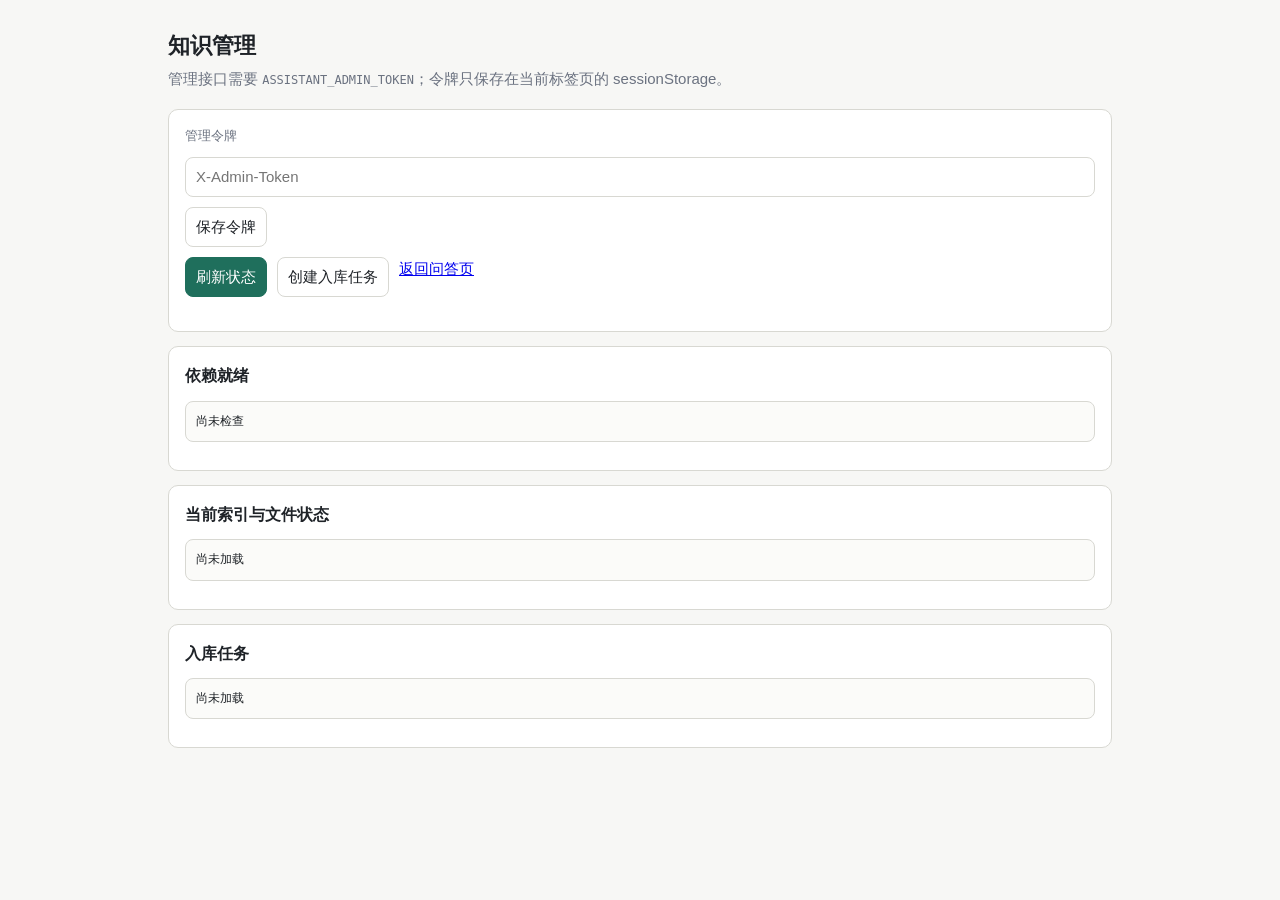
<file: assistant_agent_vibe/web/admin.html>
<!doctype html>
<html lang="zh-CN">
<head>
  <meta charset="utf-8">
  <meta name="viewport" content="width=device-width, initial-scale=1">
  <title>Atguigu 助手 · 知识管理</title>
  <style>
    :root {
      --bg: #f7f7f5; --panel: #fff; --ink: #1f2328; --muted: #6b7280;
      --line: #d8d8d2; --accent: #1f6f5c; --error: #b3261e;
    }
    * { box-sizing: border-box; }
    body { margin: 0; background: var(--bg); color: var(--ink);
      font: 15px/1.6 -apple-system, BlinkMacSystemFont, "Segoe UI", "Microsoft YaHei", sans-serif; }
    main { max-width: 980px; margin: 0 auto; padding: 28px 18px 60px; }
    h1 { font-size: 22px; margin: 0 0 4px; }
    h2 { font-size: 16px; margin: 0 0 10px; }
    .sub { color: var(--muted); margin: 0 0 18px; }
    .panel { background: var(--panel); border: 1px solid var(--line); border-radius: 10px;
      padding: 16px; margin-bottom: 14px; }
    label { display: block; color: var(--muted); font-size: 13px; margin-bottom: 6px; }
    input, button { font: inherit; border: 1px solid var(--line); border-radius: 8px;
      padding: 7px 10px; background: #fff; color: inherit; }
    input { width: 100%; }
    button { cursor: pointer; }
    button.primary { background: var(--accent); border-color: var(--accent); color: #fff; }
    .row { display: flex; gap: 10px; flex-wrap: wrap; margin-top: 10px; }
    pre { white-space: pre-wrap; word-break: break-word; font-size: 12px;
      background: #fbfbf9; border: 1px solid var(--line); border-radius: 8px;
      padding: 10px; max-height: 420px; overflow: auto; }
    .status { color: var(--muted); font-size: 12px; min-height: 18px; }
    .error { color: var(--error); white-space: pre-wrap; }
    ul { margin: 5px 0; padding-left: 20px; }
    code { font-size: 12px; }
  </style>
</head>
<body>
<main>
  <h1>知识管理</h1>
  <p class="sub">管理接口需要 <code>ASSISTANT_ADMIN_TOKEN</code>；令牌只保存在当前标签页的 sessionStorage。</p>

  <section class="panel">
    <label for="token">管理令牌</label>
    <div class="row">
      <input id="token" type="password" placeholder="X-Admin-Token" autocomplete="off">
      <button id="save" type="button">保存令牌</button>
    </div>
    <div class="row">
      <button id="refresh" class="primary" type="button">刷新状态</button>
      <button id="ingest" type="button">创建入库任务</button>
      <a href="/">返回问答页</a>
    </div>
    <div id="status" class="status" aria-live="polite"></div>
    <div id="error" class="error" role="alert"></div>
  </section>

  <section class="panel">
    <h2>依赖就绪</h2>
    <pre id="ready">尚未检查</pre>
  </section>

  <section class="panel">
    <h2>当前索引与文件状态</h2>
    <pre id="knowledge">尚未加载</pre>
  </section>

  <section class="panel">
    <h2>入库任务</h2>
    <pre id="tasks">尚未加载</pre>
  </section>
</main>

<script>
(() => {
  const $ = (id) => document.getElementById(id);
  const tokenKey = "atguigu_admin_token";
  $("token").value = sessionStorage.getItem(tokenKey) || "";

  function showError(text) { $("error").textContent = text || ""; }
  function setStatus(text) { $("status").textContent = text || ""; }
  function adminHeaders() {
    const token = $("token").value.trim();
    if (!token) throw new Error("请先填写管理令牌");
    return { "X-Admin-Token": token };
  }
  async function getJSON(url, options = {}) {
    const response = await fetch(url, options);
    const data = await response.json().catch(() => ({}));
    if (!response.ok) throw new Error(data.detail || `HTTP ${response.status}`);
    return data;
  }
  async function refreshReady() {
    const response = await fetch("/health/ready");
    const data = await response.json().catch(() => ({}));
    $("ready").textContent = JSON.stringify(data, null, 2);
  }
  async function refreshAdmin() {
    const headers = adminHeaders();
    const [knowledge, tasks] = await Promise.all([
      getJSON("/admin/knowledge", { headers }),
      getJSON("/admin/ingest", { headers }),
    ]);
    $("knowledge").textContent = JSON.stringify(knowledge, null, 2);
    $("tasks").textContent = JSON.stringify(tasks, null, 2);
  }
  async function refresh() {
    showError("");
    setStatus("加载中…");
    try {
      await refreshReady();
      await refreshAdmin();
      setStatus("已刷新");
    } catch (error) {
      showError(error.message || String(error));
      setStatus("刷新失败");
    }
  }
  async function startIngest() {
    showError("");
    setStatus("创建任务…");
    try {
      const task = await getJSON("/admin/ingest", {
        method: "POST",
        headers: { ...adminHeaders(), "Content-Type": "application/json" },
        body: JSON.stringify({ force: false }),
      });
      setStatus(`任务已创建：${task.task_id}`);
      await refreshAdmin();
    } catch (error) {
      showError(error.message || String(error));
      setStatus("创建失败");
    }
  }
  $("save").addEventListener("click", () => {
    sessionStorage.setItem(tokenKey, $("token").value.trim());
    setStatus("令牌已保存到当前标签页");
  });
  $("refresh").addEventListener("click", refresh);
  $("ingest").addEventListener("click", startIngest);
})();
</script>
</body>
</html>
</file>
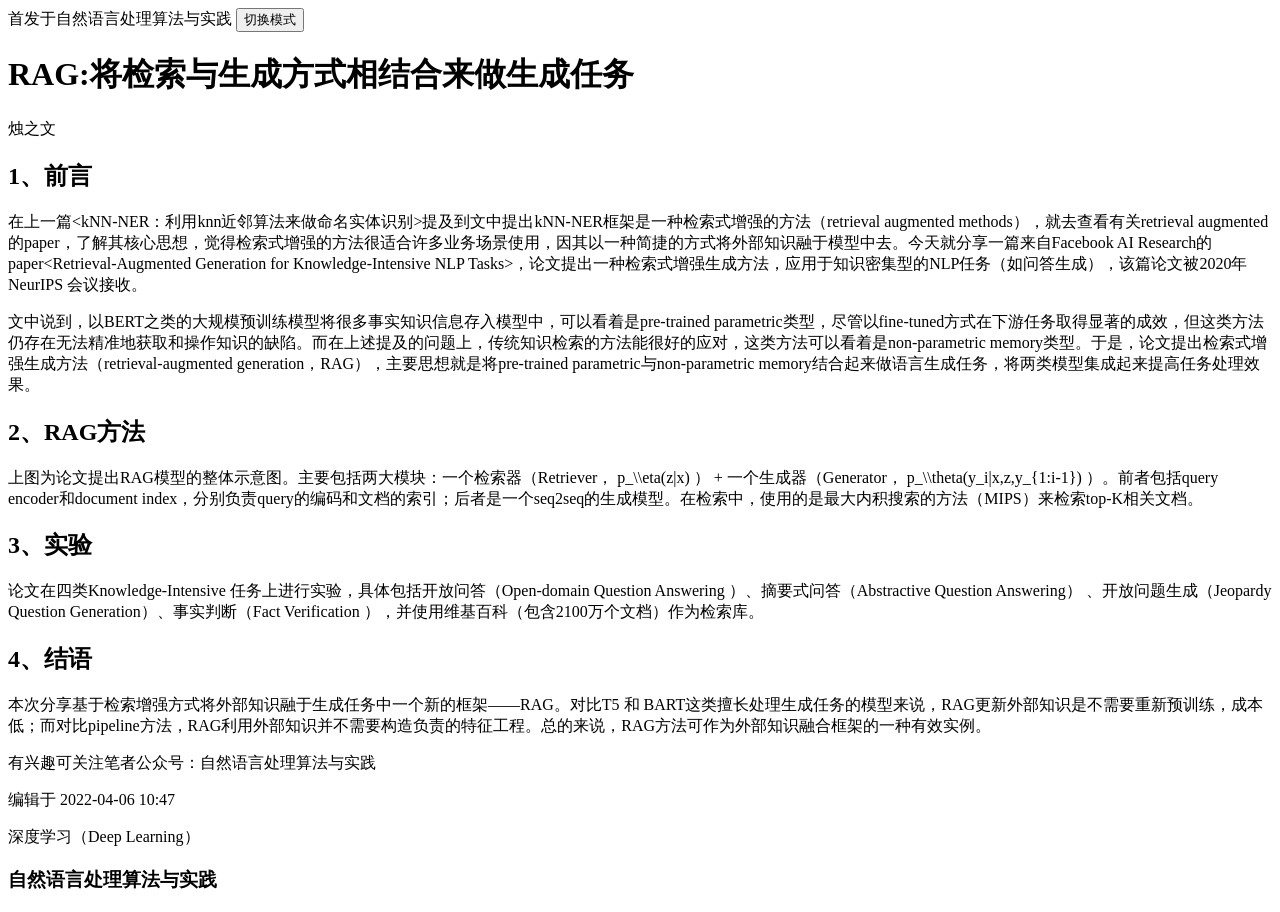
<file: assistant_agent/asset/load/07-load.html>
<!DOCTYPE html>
<html>
<head>
    <meta charset="UTF-8">
    <title>RAG:将检索与生成方式相结合来做生成任务</title>
</head>
<body>
    <div class="header">
        首发于自然语言处理算法与实践
        <button>切换模式</button>
        <h1>RAG:将检索与生成方式相结合来做生成任务</h1>
        <div class="author">
            <span>烛之文</span>
        </div>
    </div>

    <div class="content">
        <h2>1、前言</h2>
        <p>在上一篇&lt;kNN-NER：利用knn近邻算法来做命名实体识别&gt;提及到文中提出kNN-NER框架是一种检索式增强的方法（retrieval augmented methods），就去查看有关retrieval augmented的paper，了解其核心思想，觉得检索式增强的方法很适合许多业务场景使用，因其以一种简捷的方式将外部知识融于模型中去。今天就分享一篇来自Facebook AI Research的paper&lt;Retrieval-Augmented Generation for Knowledge-Intensive NLP Tasks&gt;，论文提出一种检索式增强生成方法，应用于知识密集型的NLP任务（如问答生成），该篇论文被2020年NeurIPS 会议接收。</p>
        
        <p>文中说到，以BERT之类的大规模预训练模型将很多事实知识信息存入模型中，可以看着是pre-trained parametric类型，尽管以fine-tuned方式在下游任务取得显著的成效，但这类方法仍存在无法精准地获取和操作知识的缺陷。而在上述提及的问题上，传统知识检索的方法能很好的应对，这类方法可以看着是non-parametric memory类型。于是，论文提出检索式增强生成方法（retrieval-augmented generation，RAG），主要思想就是将pre-trained parametric与non-parametric memory结合起来做语言生成任务，将两类模型集成起来提高任务处理效果。</p>

        <h2>2、RAG方法</h2>
        <p>上图为论文提出RAG模型的整体示意图。主要包括两大模块：一个检索器（Retriever， p_\\eta(z|x) ） + 一个生成器（Generator， p_\\theta(y_i|x,z,y_{1:i-1}) ）。前者包括query encoder和document index，分别负责query的编码和文档的索引；后者是一个seq2seq的生成模型。在检索中，使用的是最大内积搜索的方法（MIPS）来检索top-K相关文档。</p>
    
        <h2>3、实验</h2>
        <p>论文在四类Knowledge-Intensive 任务上进行实验，具体包括开放问答（Open-domain Question Answering ）、摘要式问答（Abstractive Question Answering） 、开放问题生成（Jeopardy Question Generation）、事实判断（Fact Verification ），并使用维基百科（包含2100万个文档）作为检索库。</p>

        <h2>4、结语</h2>
        <p>本次分享基于检索增强方式将外部知识融于生成任务中一个新的框架――RAG。对比T5 和 BART这类擅长处理生成任务的模型来说，RAG更新外部知识是不需要重新预训练，成本低；而对比pipeline方法，RAG利用外部知识并不需要构造负责的特征工程。总的来说，RAG方法可作为外部知识融合框架的一种有效实例。</p>
        
        <p>有兴趣可关注笔者公众号：自然语言处理算法与实践</p>
    </div>

    <div class="footer">
        <p>编辑于 2022-04-06 10:47</p>
        <div class="tags">
            <span>深度学习（Deep Learning）</span>
        </div>
        <div class="column">
            <h3>自然语言处理算法与实践</h3>

        </div>
    </div>
</body>
</html>
</file>
